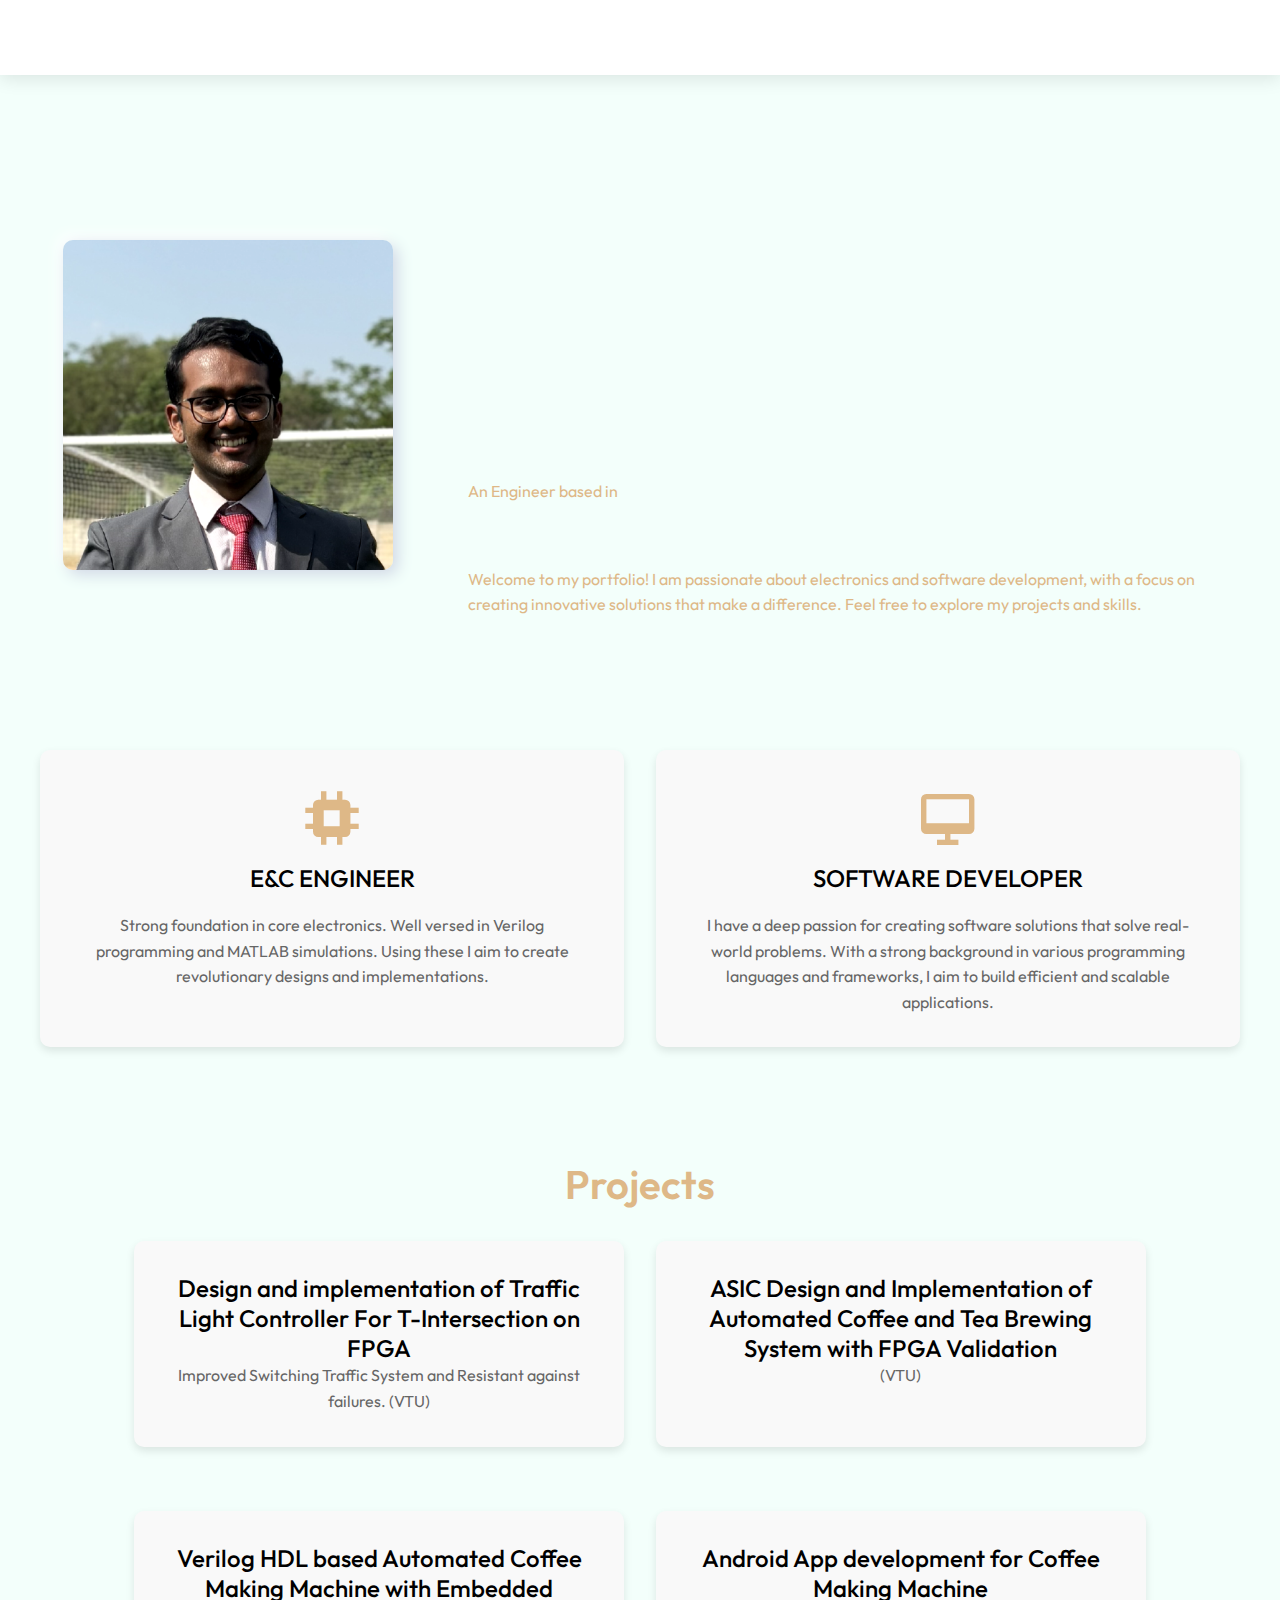
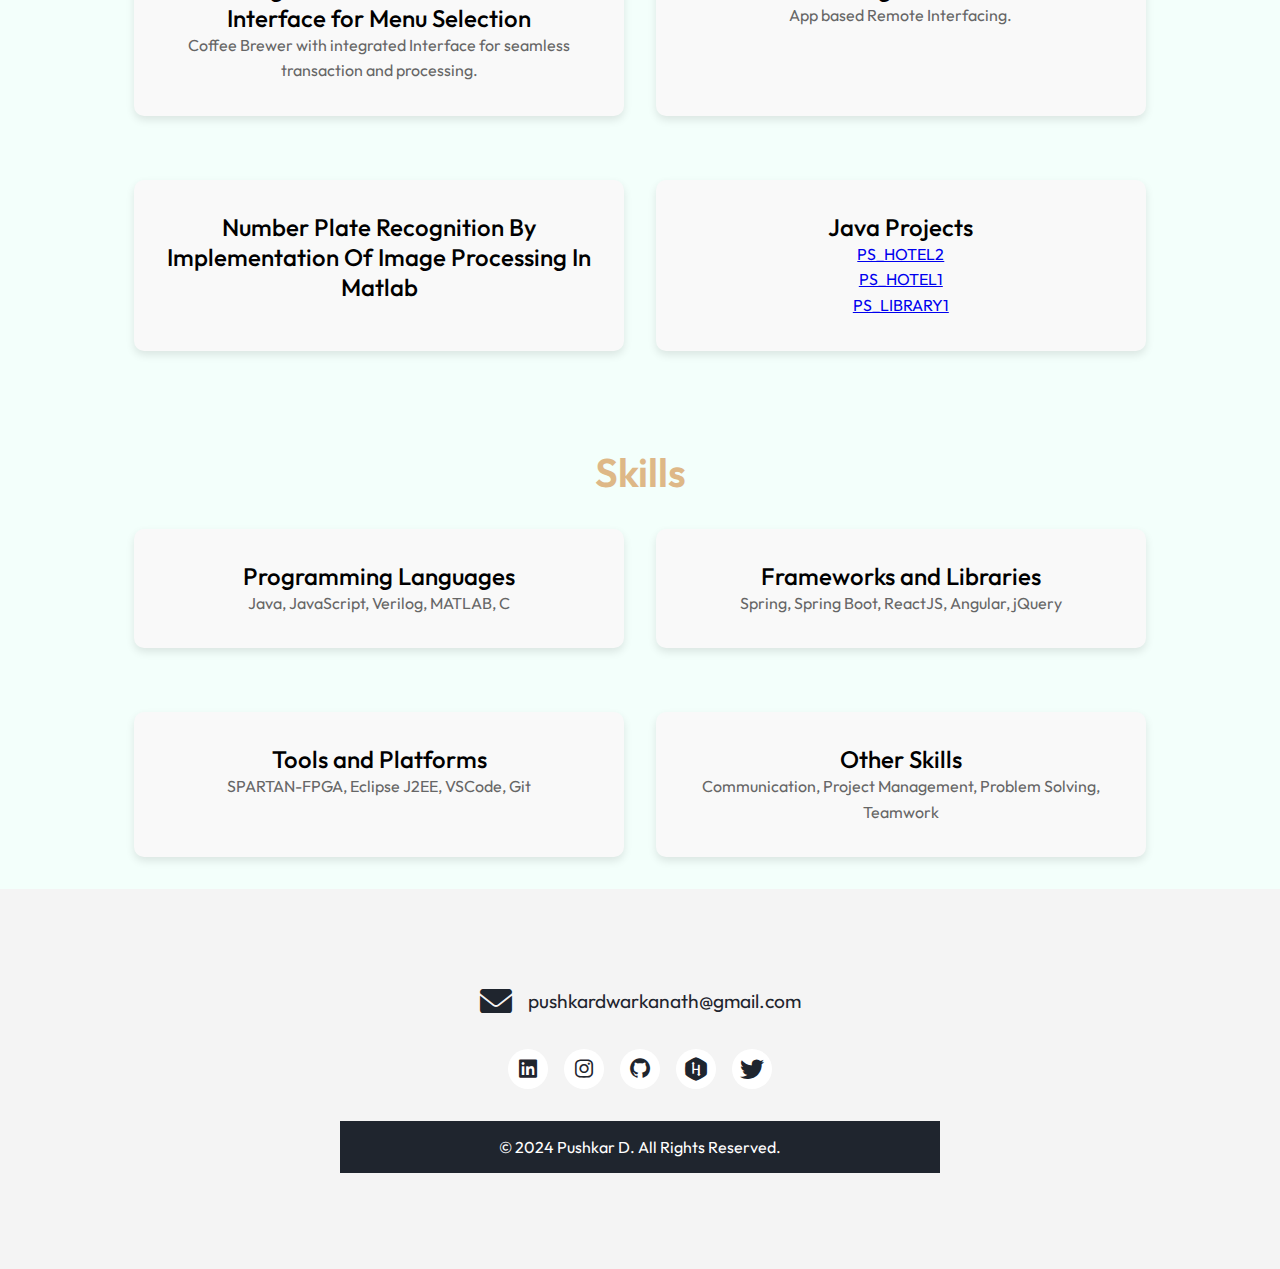
<file: index.html>
<!DOCTYPE html>
<html lang="en">
  <head>
    <meta charset="UTF-8" />
    <meta name="viewport" content="width=device-width, initial-scale=1.0" />
    <title>Portfolio</title>
    <link rel="stylesheet" href="styles.css" />
    <link href="https://unpkg.com/boxicons@2.1.4/css/boxicons.min.css" rel="stylesheet" />
    <link rel="stylesheet" href="https://cdnjs.cloudflare.com/ajax/libs/font-awesome/6.0.0-beta3/css/all.min.css" />
  </head>
  <body>
    <header>
      <div class="container page-header">
        <nav>
          <ul>
            <li><a href="#" class="active">Home</a></li>
            <li><a href="#about">About</a></li>
            <li><a href="#projects">Projects</a></li>
            <li><a href="#skills">Skills</a></li>
            <li><a href="#contact">Contact</a></li>
          </ul>
        </nav>
      </div>
    </header>

    <section class="intro">
      <div class="container main">
        <div class="profile-img">
          <img class="images img-w" src="assets/130727269.png" alt="Profile Image" />
        </div>
        <div class="profile-info">
          <h3>Hello There, I'm</h3>
          <h1><span class="name">P</span><span class="name1">USHKAR</span></h1>
          <p>An Engineer based in <h3>Bengaluru, India</h3></p>
          <p>
            Welcome to my portfolio! I am passionate about electronics and software development, with a focus on creating innovative solutions that make a difference. Feel free to explore my projects and skills.
          </p>
        </div>
      </div>
    </section>

    <section id="about" class="about-section">
      <div class="container about">
        <div class="about-content">
          <div class="about-box">
            <div class="about-icon">
              <i class="bx bxs-chip"></i>
            </div>
            <div class="about-info">
              <h3>E&C ENGINEER</h3>
              <br />
              <p>
                Strong foundation in core electronics. Well versed in Verilog programming and MATLAB simulations. Using these I aim to create revolutionary designs and implementations.
              </p>
            </div>
          </div>
          <div class="about-box">
            <div class="about-icon">
              <i class="bx bx-desktop"></i>
            </div>
            <div class="about-info">
              <h3>SOFTWARE DEVELOPER</h3>
              <br />
              <p>
                I have a deep passion for creating software solutions that solve real-world problems. With a strong background in various programming languages and frameworks, I aim to build efficient and scalable applications.
              </p>
            </div>
          </div>
        </div>
      </div>
    </section>

    <section id="projects" class="projects-section">
      <div class="container projects">
        <h2>Projects</h2>
        <div class="projects-content">
          <div class="project-box">
            <h3>
              Design and implementation of Traffic Light Controller For T-Intersection on FPGA
            </h3>
            <p>Improved Switching Traffic System and Resistant against failures. (VTU)</p>
          </div>
          <div class="project-box">
            <h3>ASIC Design and Implementation of Automated Coffee and Tea Brewing System with FPGA Validation</h3>
            <p>(VTU)</p>
          </div>
          <div class="project-box">
            <h3>Verilog HDL based Automated Coffee Making Machine with Embedded Interface for Menu Selection</h3>
            <p>Coffee Brewer with integrated Interface for seamless transaction and processing.</p>
          </div>
          <div class="project-box">
            <h3>Android App development for Coffee Making Machine</h3>
            <p>App based Remote Interfacing.</p>
          </div>
          <div class="project-box">
            <h3>Number Plate Recognition By Implementation Of Image Processing In Matlab</h3>
          </div>
          <div class="project-box">
            <h3>Java Projects</h3>
            <p><a href="https://github.com/pushkar666/PS_HOTEL2">PS_HOTEL2</a></p>
            <p><a href="https://github.com/pushkar666/PS_HOTEL1">PS_HOTEL1</a></p>
            <p><a href="https://github.com/pushkar666/PS_LIBRARY1">PS_LIBRARY1</a></p>
          </div>
        </div>
      </div>
    </section>

    <section id="skills" class="skills-section">
      <div class="container skills">
        <h2>Skills</h2>
        <div class="skills-content">
          <div class="skill-box">
            <h3>Programming Languages</h3>
            <p>Java, JavaScript, Verilog, MATLAB, C</p>
          </div>
          <div class="skill-box">
            <h3>Frameworks and Libraries</h3>
            <p>Spring, Spring Boot, ReactJS, Angular, jQuery</p>
          </div>
          <div class="skill-box">
            <h3>Tools and Platforms</h3>
            <p>SPARTAN-FPGA, Eclipse J2EE, VSCode, Git</p>
          </div>
          <div class="skill-box">
            <h3>Other Skills</h3>
            <p>Communication, Project Management, Problem Solving, Teamwork</p>
          </div>
        </div>
      </div>
    </section>

    <section id="contact" class="contact-section">
      <div class="contact">
        <div class="contact-content">
          <a href="mailto:pushkardwarkanath@gmail.com"><i class="fas fa-envelope"></i> pushkardwarkanath@gmail.com</a>
        </div>
        <div class="social-media">
          <a href="https://www.linkedin.com/in/pushkar-dwarkanath-07a909142/" target="parent"><i class="bx bxl-linkedin-square"></i></a>
          <a href="https://www.instagram.com/puxkar_d/" target="parent"><i class="bx bxl-instagram"></i></a>
          <a href="https://www.github.com/pushkar666" target="parent"><i class="bx bxl-github"></i></a>
          <a href="https://www.hackerrank.com/profile/pushkar666" target="parent"><i class="fab fa-hackerrank"></i></a>
          <a href="https://x.com/PUSHKARD6" target="parent"><i class="fab fa-twitter"></i></a>
        </div>
        <footer>
          <div class="container">
            <p>&copy; 2024 Pushkar D. All Rights Reserved.</p>
          </div>
        </footer>
      </div>
    </section>

    <script>
      document.querySelectorAll('a[href^="#"]').forEach((anchor) => {
        anchor.addEventListener("click", function (e) {
          e.preventDefault();
          document.querySelector(this.getAttribute("href")).scrollIntoView({
            behavior: "smooth",
          });
        });
      });
    </script>
  </body>
</html>
</file>
<file: styles.css>
@import url('https://fonts.googleapis.com/css2?family=Poppins:wght@100;200;300;400;500;600;700;800&display=swap');
@import url('https://fonts.googleapis.com/css2?family=Outfit:wght@200;300;400;500;600;700;800&family=Roboto:wght@100;300;400&display=swap');

:root {
    --primary-color: burlywood;
    --primary-dark: #1F252E;
}

* {
    margin: 0;
    padding: 0;
}

body {
    font-family: 'Outfit','Poppins', sans-serif;
    background: #f3fffb; 
    height: 100vh;
    color: #deb887;
    overflow-x: hidden;
}

.container {
    padding: 0 8.4rem;
    display: flex;
    flex-direction: column;
    align-items: center;
}

.img-w {
    width: 100%;
    border-radius: 10%;
}

header {
    box-shadow: 0 4px 17px rgba(0, 0, 0, .1);
    background: #fff;
    z-index: 1;
}

.page-header {
    display: flex;
    justify-content: space-between;
    align-items: center;
    padding: 1rem 0;
    width: 100%;
}

.logo a {
    color: #000;
    text-decoration: none;
}

ul {
    display: flex;
    gap: .6rem;
    list-style-type: none;
    background-color: transparent;
    overflow: hidden;
}

li a {
    display: inline-block;
    padding: .3rem 1rem;
    color: #deb887;
    text-decoration: none;
    font-size: 1.05rem;
    font-weight: 600;
    letter-spacing: .7px;
    border-radius: 36px;
    line-height: 2;
    transition: .3s;
    opacity: 0;
    animation: navFadeIn .5s ease forwards;
    animation-delay: 1s;
}

li a.active,
li a:hover {
    color: var(--primary-dark);
}

#click {
    display: none;
}

.menu {
    display: none;
}

.mode i {
    font-size: 1.4rem;
    cursor: pointer;
    color: var(--primary-color);
    opacity: 0;
    animation: iconFadeIn .5s ease forwards;
}

.intro {
    padding: 6rem 0;
    display: flex;
    flex-direction: column;
    align-items: center;
    width: 100%;
}

.main {
    display: flex;
    flex-direction: row;
    justify-content: center;
    align-items: center;
    width: 100%;
    max-width: 1200px;
    gap: 2rem;
}

.profile-img {
    flex: 1;
    display: flex;
    justify-content: center;
}

.profile-info {
    flex: 2;
    padding: 20px;
    display: flex;
    flex-direction: column;
    align-items: flex-start;
}

.profile-info h3 {
    color: #deb887; 
    font-size: 1.5rem;
    opacity: 0;
    animation: textFadeIn .5s ease forwards;
}

.profile-info h1 {
    color: #deb887; 
    font-size: 4rem;
    font-weight: 600;
    opacity: 0;
    animation: textFadeIn .5s ease forwards;
    animation-delay: 1s;
}

.profile-info .name {
    color: var(--primary-color);
    font-size: 3em;
    display: inline-block;
}

.name1 {
    color: var(--primary-color);
    font-size: 2em;
    display: inline-block;
}

.profile-info p {
    line-height: 1.6;
    color: #deb887; 
    margin-top: 1rem;
}

.social {
    display: flex;
    gap: 1.4rem;
    margin-top: 1.4rem;
}

.social a {
    display: flex;
    justify-content: center;
    text-decoration: none;
    color: var(--primary-color);
    border: 1.6px solid var(--primary-color);
    font-size: 1.5rem;
    border-radius: 50%;
    padding: 0.39rem;
    text-align: center;
    opacity: 0;
    animation: iconFadeIn .5s ease forwards;
    animation-delay: 2s;
}

.social a:hover {
    color: var(--primary-dark);
    background-color: var(--primary-color);
    box-shadow: 0 0 20px var(--primary-color);
    transition: all .3s ease-in-out;
}

.images {
    border-radius: 10px;
    width: 330px;
    background: linear-gradient(145deg, #e2e8ec, #ffffff);
    box-shadow: 5px 5px 15px #D1D9E6, -5px -5px 15px #ffffff;
}

.dark-mode {
    background-color: var(--primary-dark);
    color: #ffffff;
}

.about-section {
    padding: 1rem 0;
    display: flex;
    flex-direction: column;
    align-items: center;
    width: 100%;
}

.about {
    display: flex;
    flex-direction: row;
    gap: 2rem;
    align-items: center;
    width: 100%;
    max-width: 1200px;
    justify-content: center;
}

.about-box,
.project-box,
.skill-box {
    background: #f9f9f9;
    border-radius: 10px;
    box-shadow: 0 4px 8px rgba(0, 0, 0, 0.1);
    padding: 2rem;
    text-align: center;
    flex: 1;
    transition: transform 0.3s ease, box-shadow 0.3s ease;
    min-width: 300px; 
    margin-bottom: 2rem;
}

.about-box:hover,
.project-box:hover,
.skill-box:hover {
    transform: translateY(-10px);
    box-shadow: 0 10px 20px rgba(0, 0, 0, 0.2);
}

.about h2,
.projects h2,
.skills h2 {
    font-size: 2.5rem;
    font-weight: 600;
    color: burlywood;
    padding-top: 4rem;
    padding-bottom: 2rem;
}

.about-content,
.projects-content,
.skills-content {
    display: flex;
    flex-wrap: wrap;
    gap: 2rem;
    width: 100%;
}

.about-icon {
    font-size: 4rem;
    color: burlywood;
}

.about-info h3,
.project-box h3,
.skill-box h3 {
    font-size: 1.5rem;
    font-weight: 500;
    color: #000;
}

.about-info p,
.project-box p,
.skill-box p {
    font-size: 1rem;
    color: #666;
    line-height: 1.6;
}

.contact-section {
    padding: 6rem 0;
    background-color: #f4f4f4;
    display: flex;
    flex-direction: column;
    align-items: center;
    width: 100%;
}

.contact {
    display: flex;
    flex-direction: column;
    gap: 2rem;
    align-items: center;
    width: 100%;
    max-width: 600px;
}

.contact-content a {
    display: flex;
    align-items: center;
    gap: 1rem;
    font-size: 1.2rem;
    color: var(--primary-dark);
    text-decoration: none;
    transition: color 0.3s ease;
}

.contact-content a:hover {
    color: var(--primary-color);
}

.contact-content i {
    font-size: 2rem;
}

.social-media {
    display: flex;
    gap: 1rem;
}

.social-media a {
    display: flex;
    align-items: center;
    justify-content: center;
    width: 40px;
    height: 40px;
    font-size: 1.5rem;
    color: var(--primary-dark);
    text-decoration: none;
    background: #fff;
    border-radius: 50%;
    transition: color 0.3s ease, background 0.3s ease;
}

.social-media a:hover {
    color: var(--primary-color);
    background: #f0f0f0;
}

footer {
    background: var(--primary-dark);
    color: #fff;
    text-align: center;
    padding: 1rem 0;
    width: 100%;
}

footer p {
    margin: 0;
    font-size: 1rem;
}

@keyframes navFadeIn {
    from {
        opacity: 0;
        transform: translateY(-10px);
    }
    to {
        opacity: 1;
        transform: translateY(0);
    }
}

@keyframes textFadeIn {
    from {
        opacity: 0;
        transform: translateY(10px);
    }
    to {
        opacity: 1;
        transform: translateY(0);
    }
}

@keyframes iconFadeIn {
    from {
        opacity: 0;
        transform: translateY(10px);
    }
    to {
        opacity: 1;
        transform: translateY(0);
    }
}
</file>
